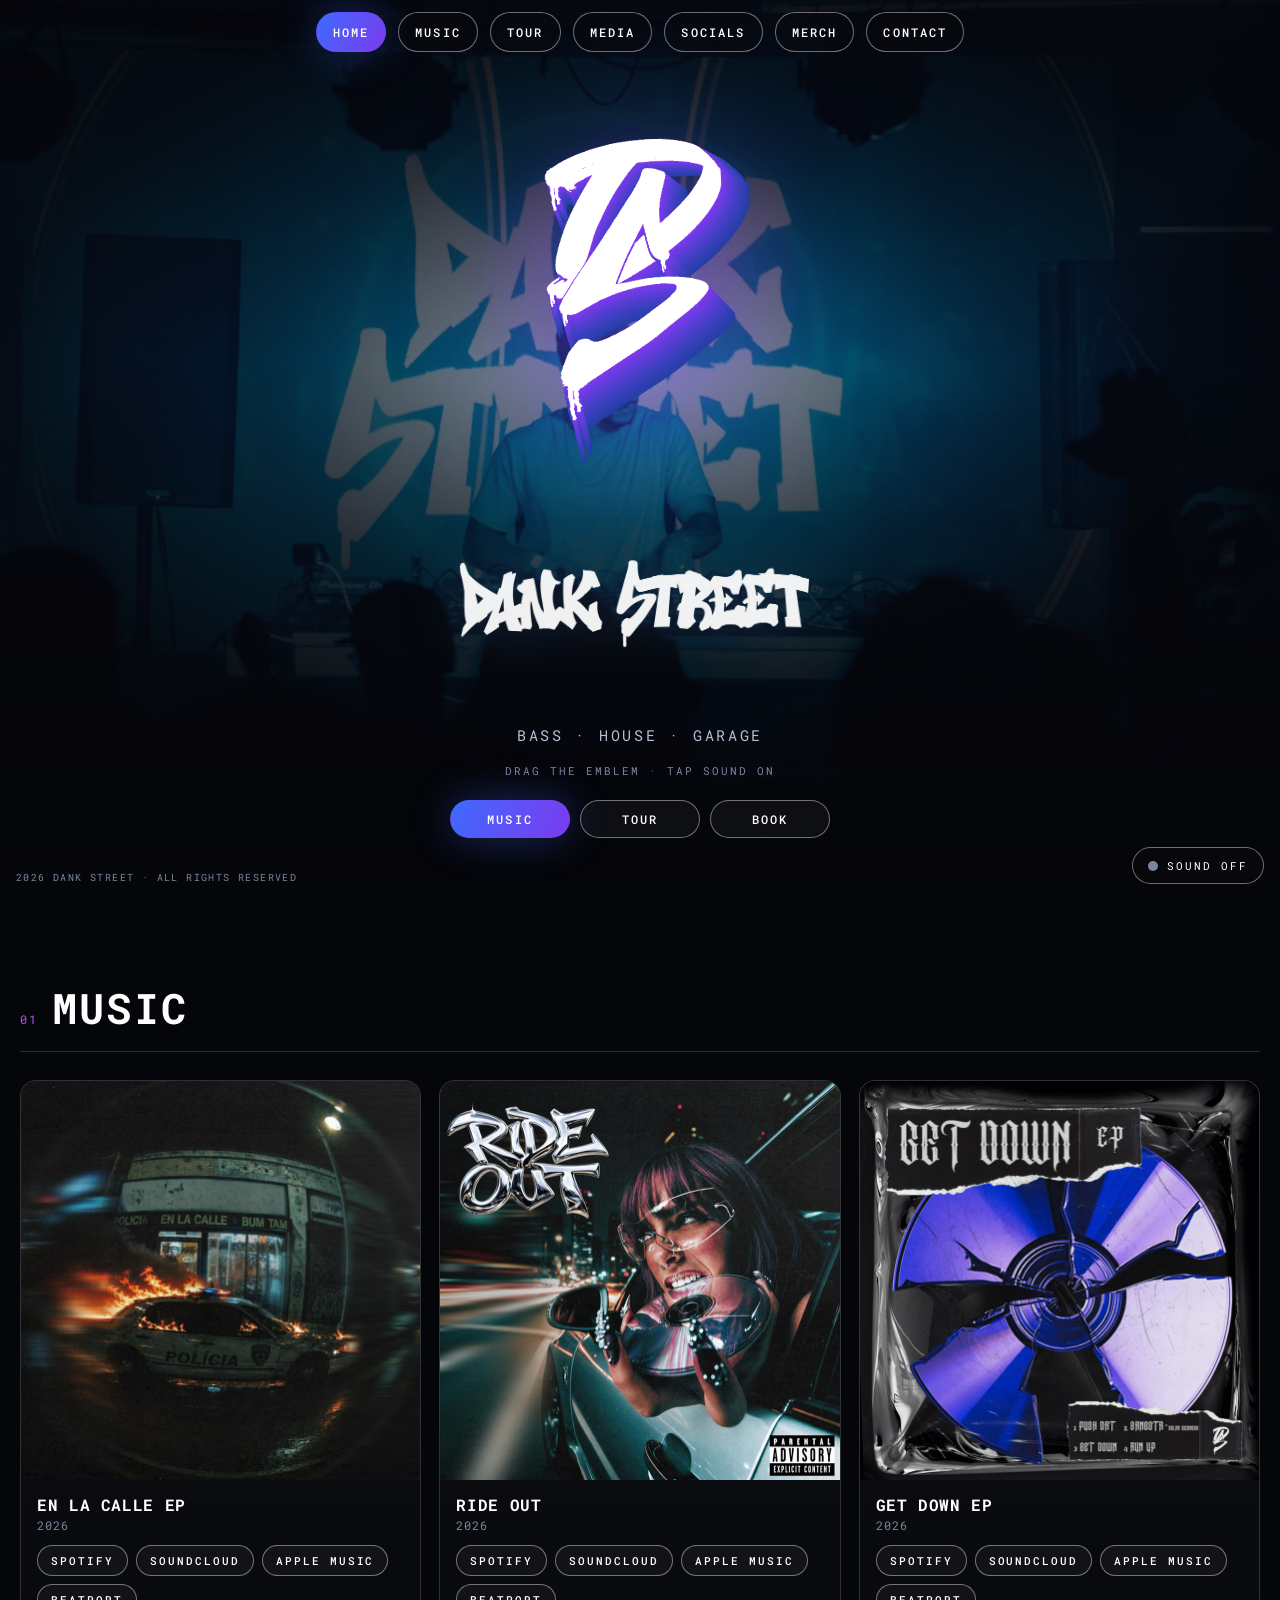
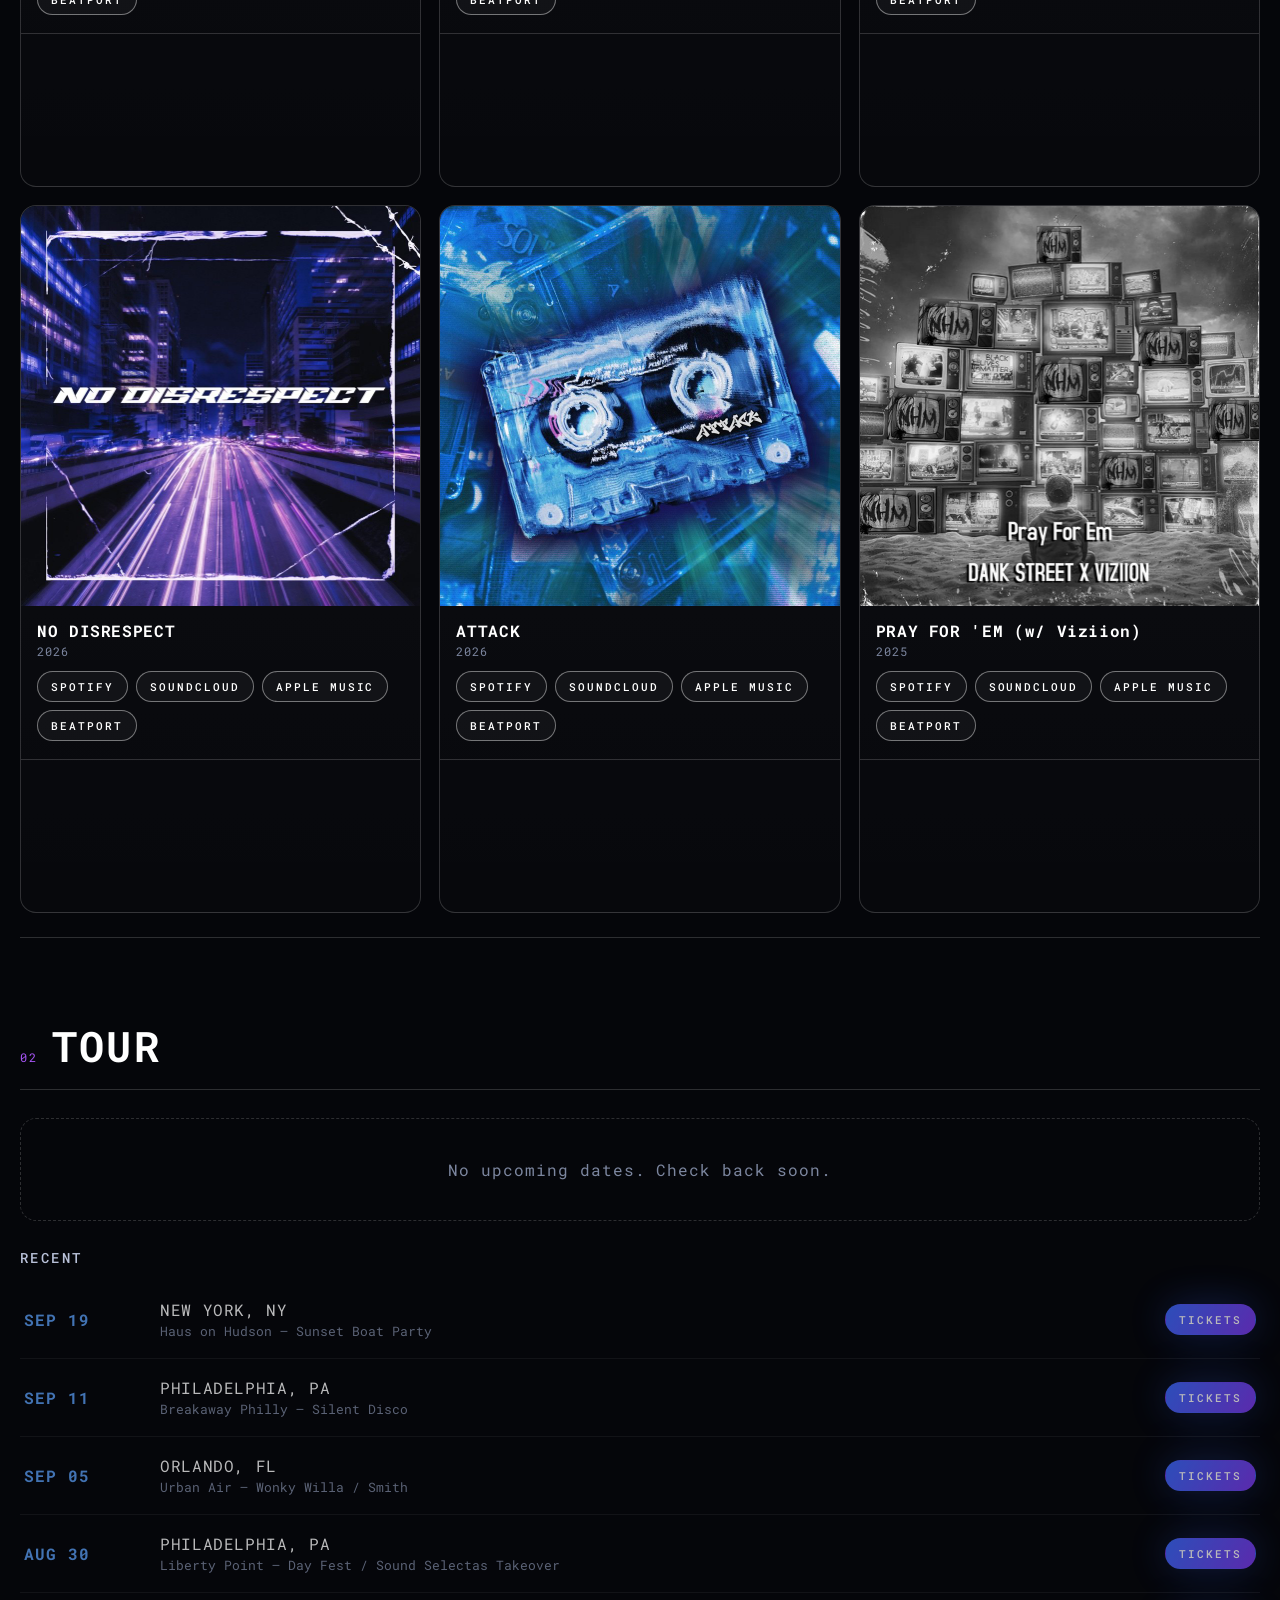
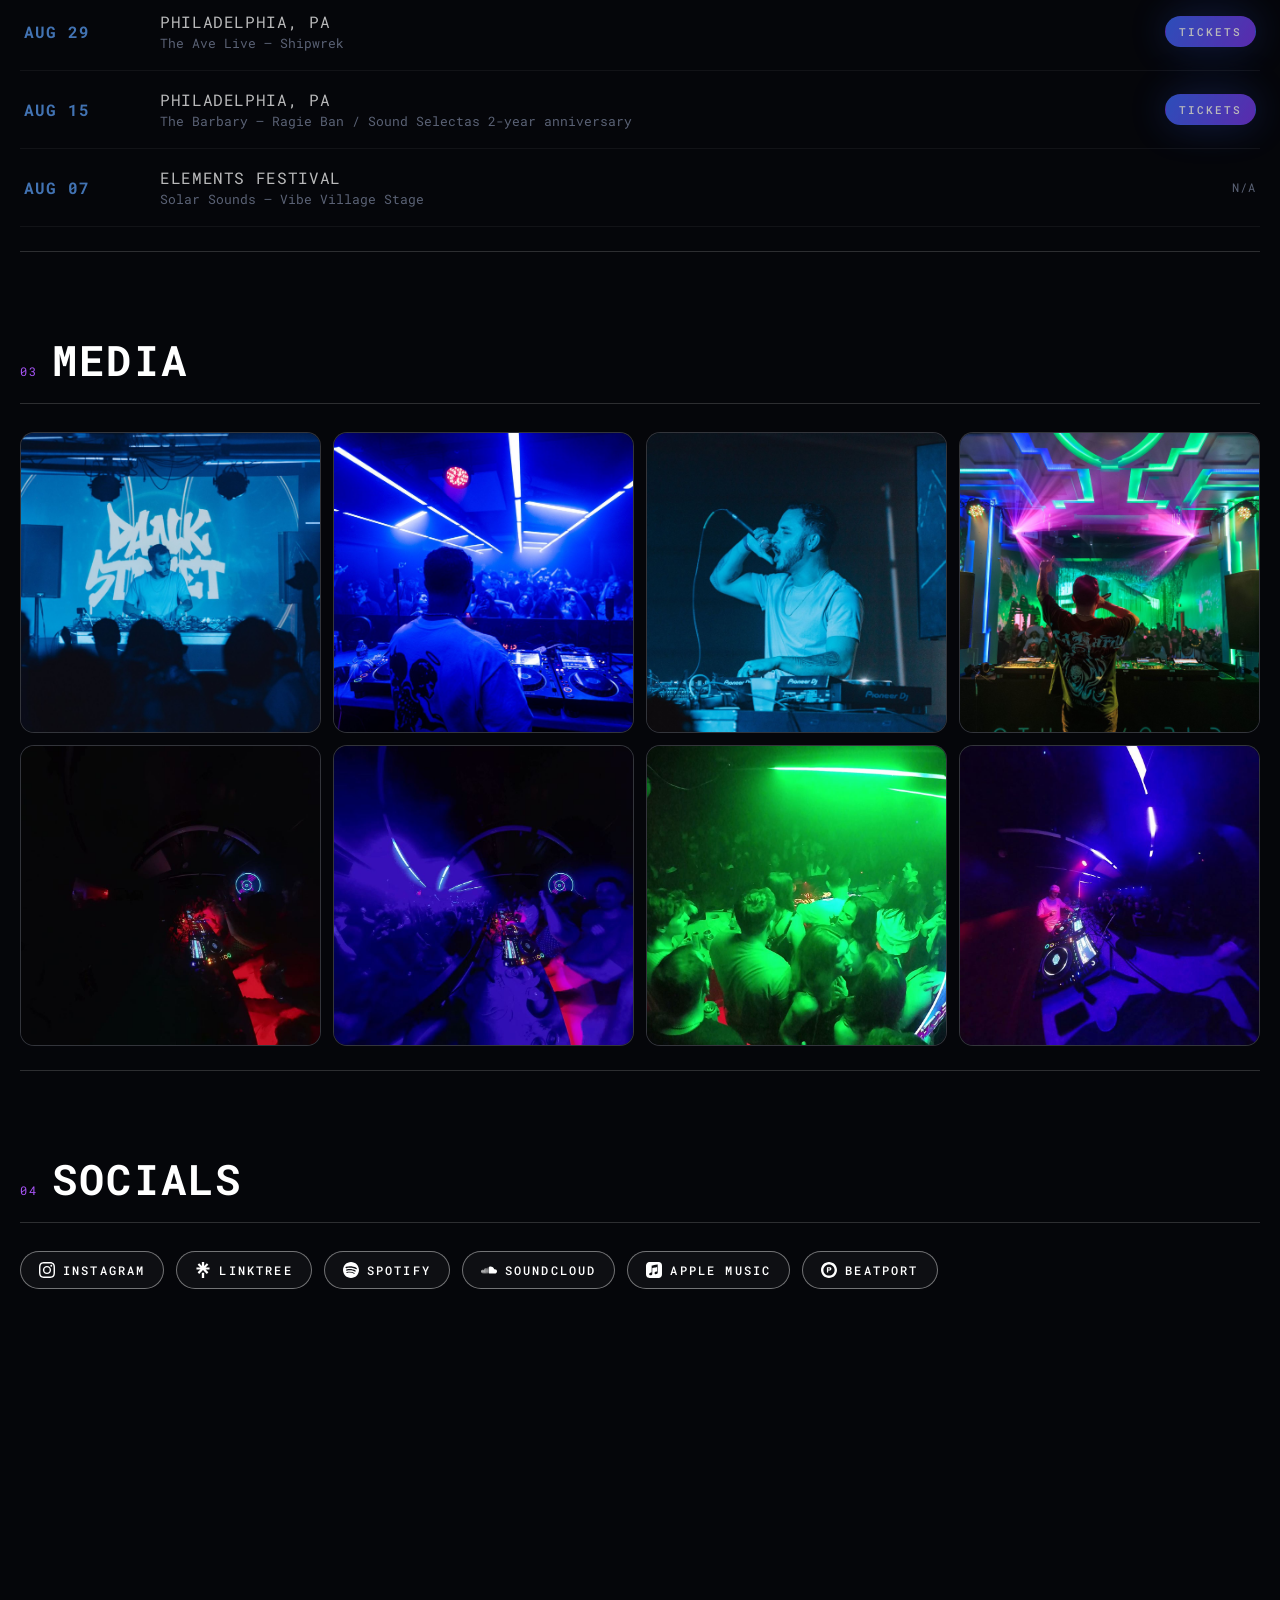
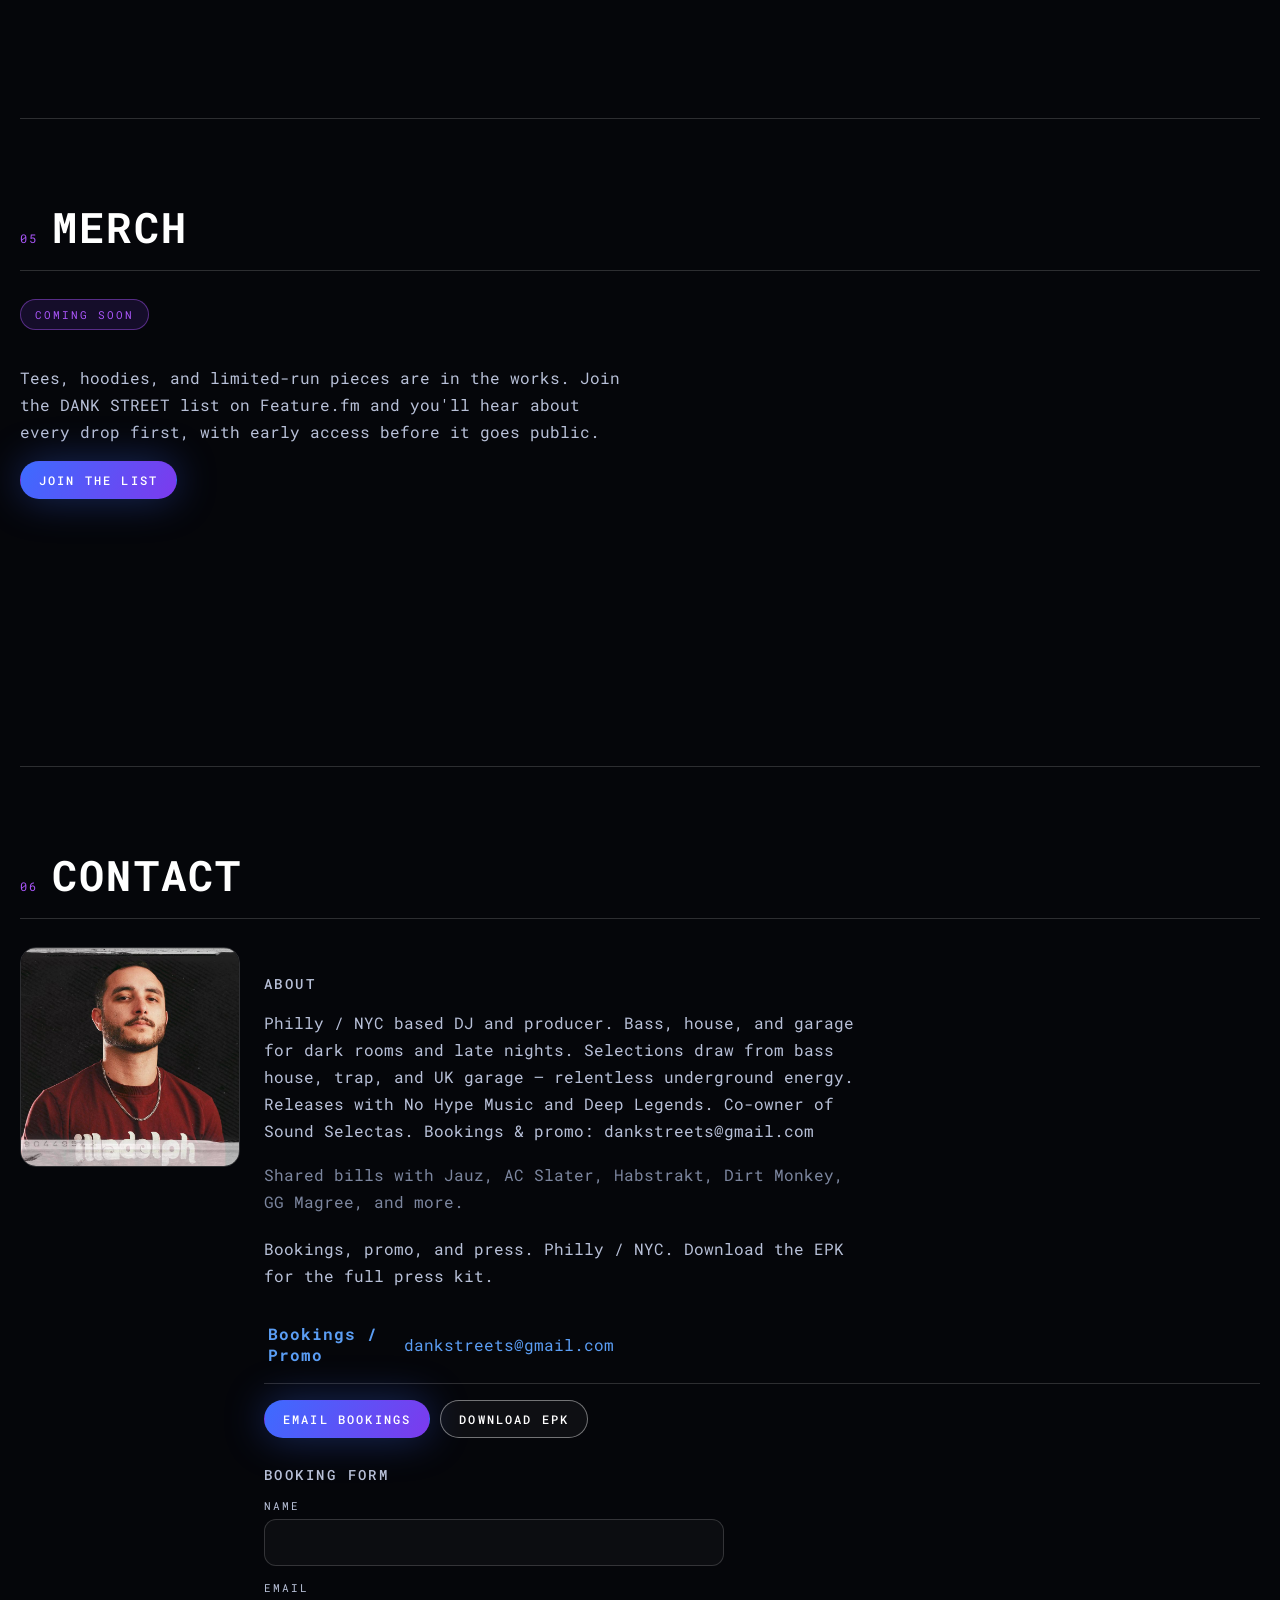
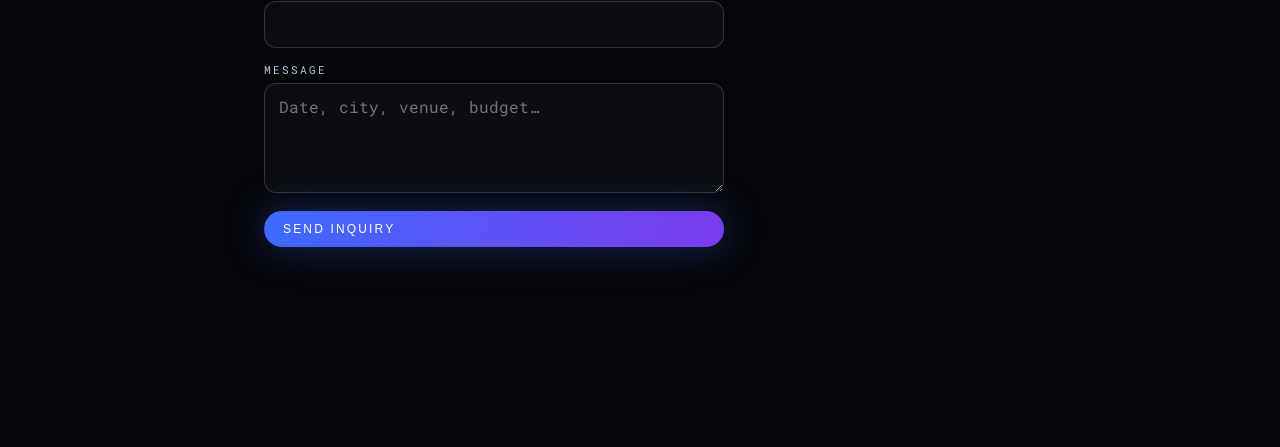
<file: index.html>
<!doctype html>
<html lang="en">
  <head>
    <meta charset="UTF-8" />
    <meta name="viewport" content="width=device-width, initial-scale=1.0, viewport-fit=cover" />
    <title>DANK STREET</title>
    <meta
      name="description"
      content="DANK STREET - Philly / NYC DJ and producer. Bass, house, garage. Music, tour dates, and bookings."
    />

    <!-- Social scrapers do not run JS and do not reliably resolve relative
         URLs, so these four must stay absolute. Update all of them together
         when the custom domain goes live (see DEPLOY.md). -->
    <link rel="canonical" href="https://dankstreetmusic.com/" />
    <meta property="og:type" content="website" />
    <meta property="og:title" content="DANK STREET" />
    <meta
      property="og:description"
      content="Philly / NYC DJ and producer. Bass, house, garage."
    />
    <meta property="og:url" content="https://dankstreetmusic.com/" />
    <meta property="og:image" content="https://dankstreetmusic.com/assets/img/og-cover.jpg" />
    <meta name="twitter:card" content="summary_large_image" />
    <meta name="theme-color" content="#05060a" />

    <link rel="icon" href="assets/img/favicon.png" type="image/png" />
    <link rel="apple-touch-icon" href="assets/img/apple-touch-icon.png" />
    <link rel="preconnect" href="https://fonts.googleapis.com" />
    <link rel="preconnect" href="https://fonts.gstatic.com" crossorigin />
    <link
      href="https://fonts.googleapis.com/css2?family=Roboto+Mono:wght@400;500;700&display=swap"
      rel="stylesheet"
    />
    <link rel="stylesheet" href="styles.css" />

    <script type="application/ld+json">
      {
        "@context": "https://schema.org",
        "@type": "MusicGroup",
        "name": "DANK STREET",
        "url": "https://dankstreetmusic.com/",
        "genre": ["Bass House", "House", "UK Garage", "Bass"],
        "email": "dankstreets@gmail.com",
        "sameAs": [
          "https://instagram.com/dankstreetmusic",
          "https://soundcloud.com/dankstreet",
          "https://open.spotify.com/artist/0NLNgYQ7nC55xyR1yK0ELY",
          "https://music.apple.com/us/artist/dank-street/1811364253",
          "https://www.beatport.com/artist/dank-street/1310487",
          "https://linktr.ee/dankstreetmusic"
        ],
        "memberOf": {
          "@type": "Organization",
          "name": "Sound Selectas"
        }
      }
    </script>
  </head>
  <body>
    <!-- Ambient gradient wash -->
    <div class="bg-aura" aria-hidden="true"></div>

    <!-- Fixed glass pill nav -->
    <nav class="site-nav" aria-label="Site">
      <a class="nav-link" data-nav href="#home">Home</a>
      <a class="nav-link" data-nav href="#music">Music</a>
      <a class="nav-link" data-nav href="#tour">Tour</a>
      <a class="nav-link" data-nav href="#media">Media</a>
      <a class="nav-link" data-nav href="#socials">Socials</a>
      <a class="nav-link" data-nav href="#merch">Merch</a>
      <a class="nav-link" data-nav href="#contact">Contact</a>
    </nav>

    <!-- Immersive hero: photo wash + slab + white logo wordmark -->
    <header class="hero" id="home">
      <div class="hero-bg" id="heroBg" aria-hidden="true"></div>
      <div class="hero-overlay" aria-hidden="true"></div>
      <canvas id="slab" class="slab" aria-label="Interactive 3D DANK STREET icon - drag to spin"></canvas>
      <h1 class="hero-brand">
        <img
          class="hero-logo"
          id="heroLogo"
          src="assets/img/logo-hero.png"
          alt="DANK STREET"
          width="840"
          height="280"
        />
      </h1>
      <p class="hero-tag">bass &middot; house &middot; garage</p>
      <p class="hero-hint">drag the emblem &middot; tap sound on</p>
      <div class="hero-cta" role="group" aria-label="Quick links">
        <a class="btn primary" href="#music">Music</a>
        <a class="btn" href="#tour">Tour</a>
        <a class="btn" href="#contact">Book</a>
      </div>
    </header>

    <!-- Continuous scroll content (all sections) -->
    <main id="root" class="view"></main>

    <!-- Audio controls -->
    <button
      id="audioToggle"
      class="audio-toggle"
      type="button"
      aria-pressed="false"
      title="Play Dank Street release previews"
    >
      <span class="audio-icon" aria-hidden="true"></span>
      <span class="audio-label">SOUND OFF</span>
    </button>

    <audio id="bgAudio" preload="none"></audio>
    <audio id="sfxHover" preload="none"></audio>
    <audio id="sfxClick" preload="none"></audio>

    <footer class="site-credit">
      <span data-year></span> DANK STREET &middot; all rights reserved
    </footer>

    <script src="content.js"></script>
    <script>
      (function () {
        var cfg = (window.DANK_STREET && window.DANK_STREET.analytics) || {};
        var domain = cfg.plausibleDomain;
        if (!domain) return;
        var s = document.createElement("script");
        s.defer = true;
        s.setAttribute("data-domain", domain);
        s.src = "https://plausible.io/js/script.js";
        document.head.appendChild(s);
      })();
    </script>
    <script src="js/scramble.js" defer></script>
    <script src="js/slab.js" defer></script>
    <script src="js/audio.js" defer></script>
    <script src="js/hero.js" defer></script>
    <script src="js/router.js" defer></script>
  </body>
</html>
</file>
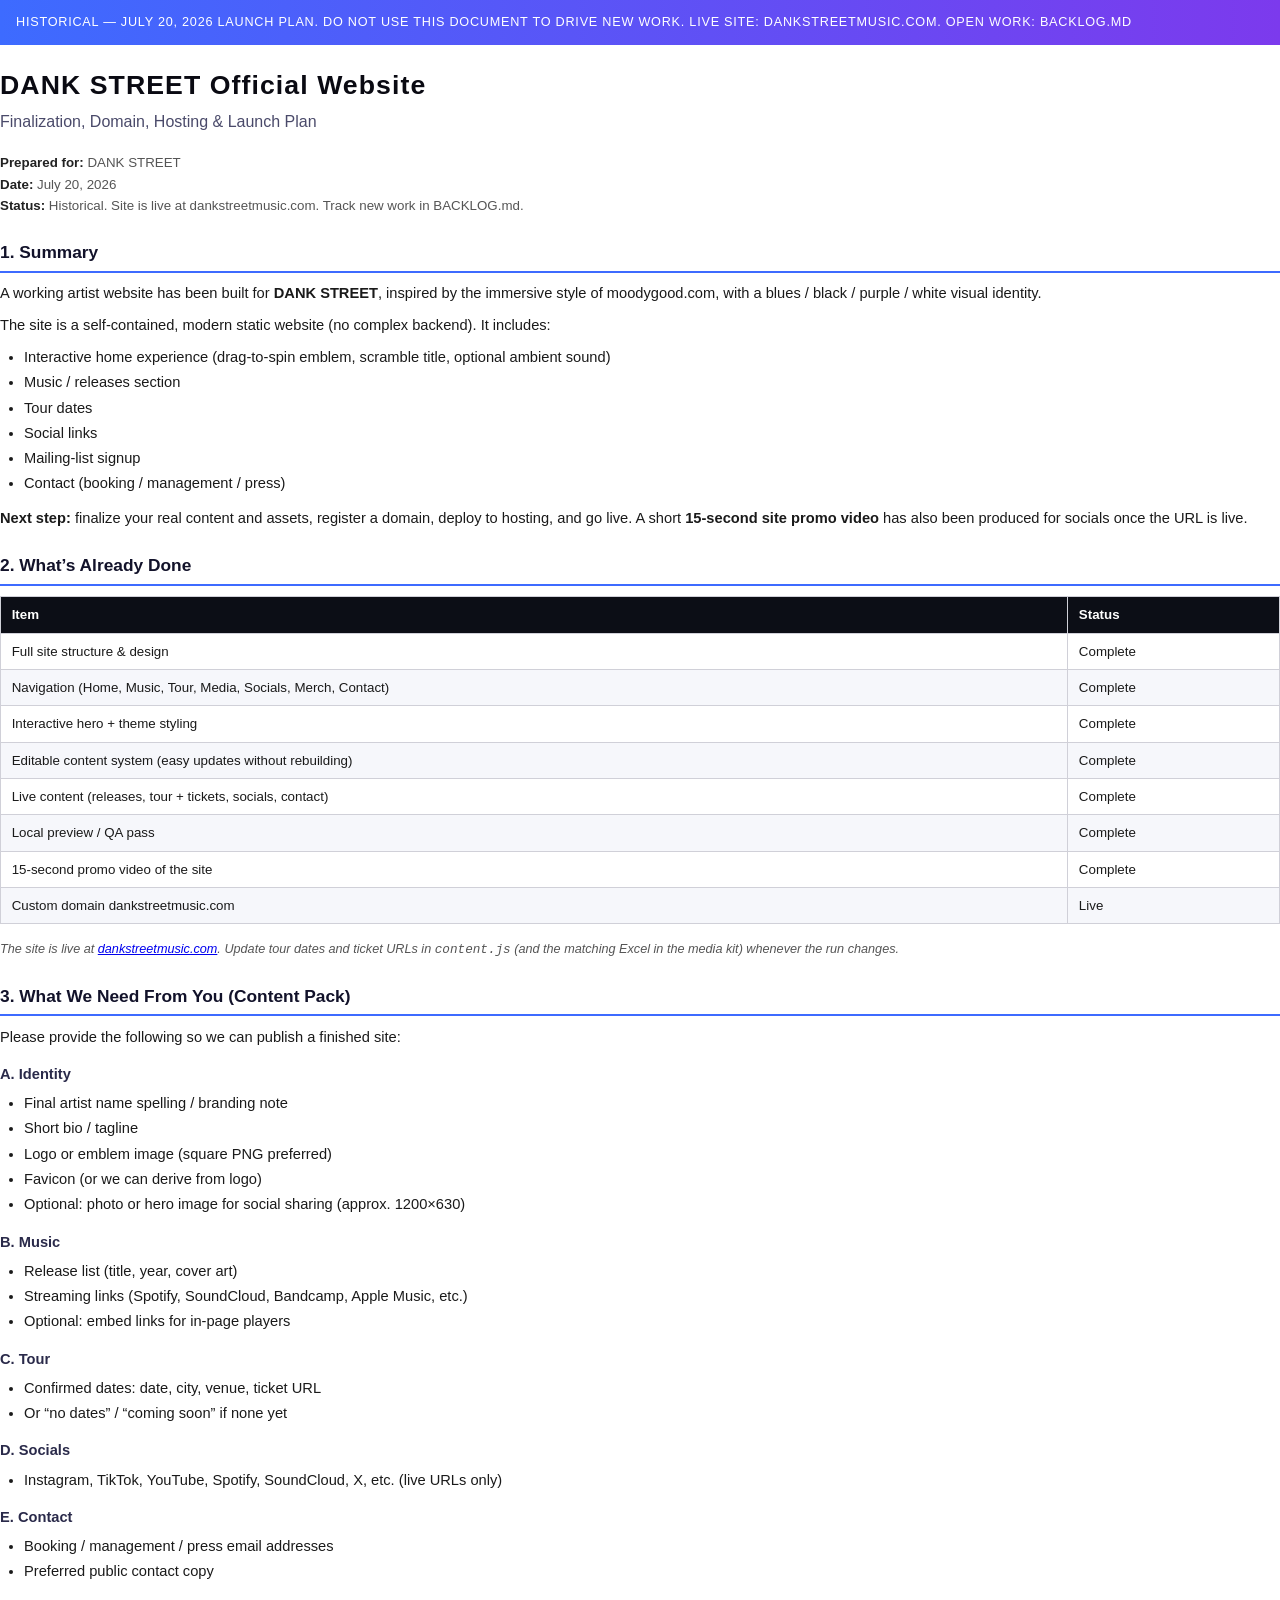
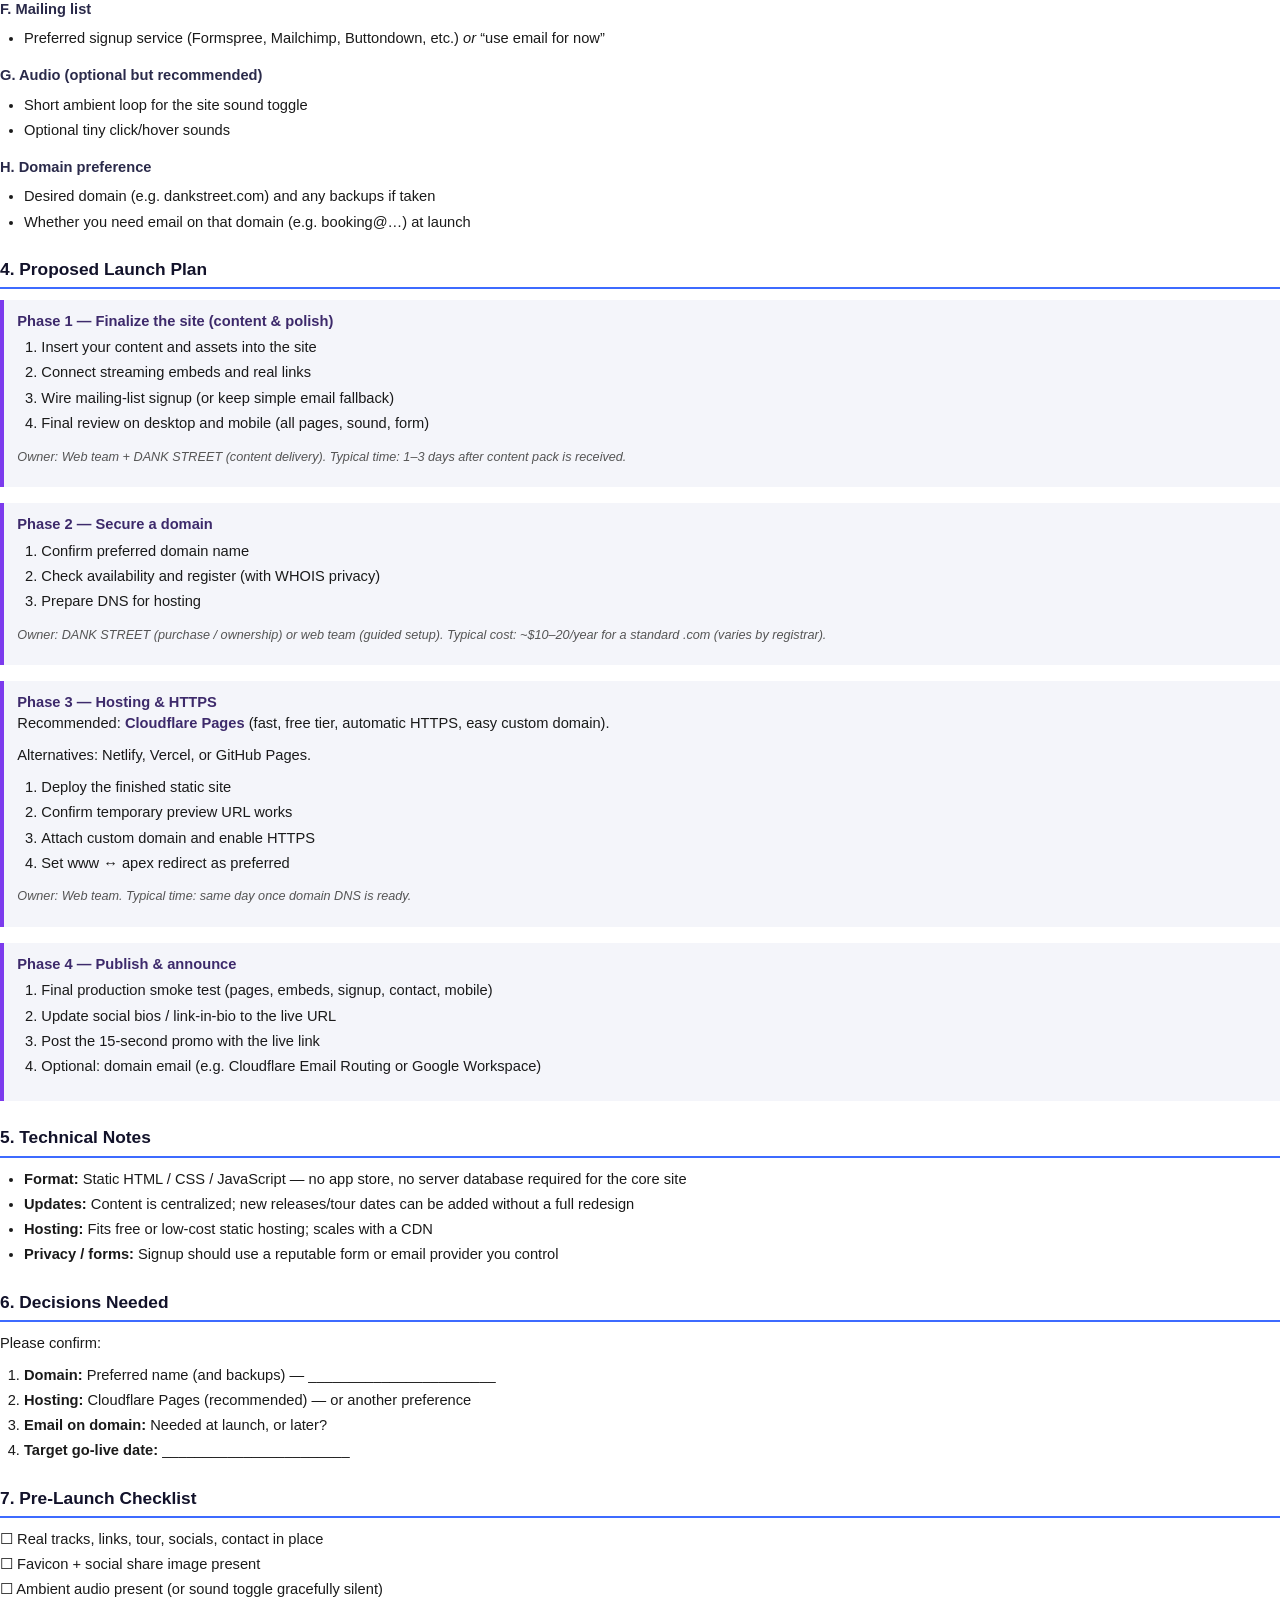
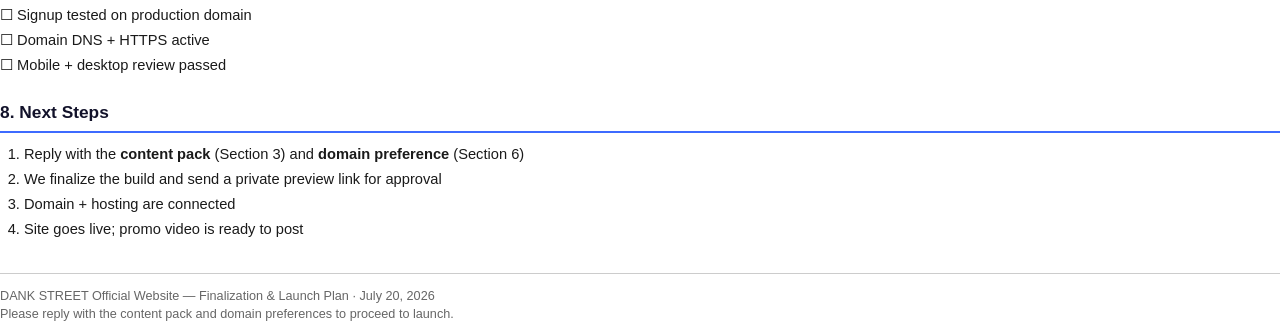
<file: DANK_STREET_Website_Launch_Plan.html>
<!DOCTYPE html>
<html lang="en">
<head>
  <meta charset="UTF-8" />
  <title>DANK STREET — Website Finalization &amp; Launch Plan</title>
  <style>
    @page {
      size: Letter;
      margin: 0.75in;
    }
    * { box-sizing: border-box; }
    body {
      font-family: "Segoe UI", Calibri, Arial, Helvetica, sans-serif;
      color: #1a1a1a;
      font-size: 11pt;
      line-height: 1.45;
      margin: 0;
      padding: 0;
    }
    h1 {
      font-size: 20pt;
      margin: 0 0 4pt;
      letter-spacing: 0.04em;
      color: #0a0a12;
    }
    h2 {
      font-size: 13pt;
      margin: 18pt 0 8pt;
      padding-bottom: 4pt;
      border-bottom: 1.5pt solid #3d6bff;
      color: #12122a;
      page-break-after: avoid;
    }
    h3 {
      font-size: 11pt;
      margin: 12pt 0 6pt;
      color: #2a2a4a;
      page-break-after: avoid;
    }
    p { margin: 0 0 8pt; }
    .subhead {
      font-size: 12pt;
      color: #4a4a6a;
      margin: 0 0 14pt;
    }
    .meta {
      font-size: 10pt;
      color: #555;
      margin-bottom: 16pt;
      line-height: 1.6;
    }
    .meta strong { color: #222; }
    table {
      width: 100%;
      border-collapse: collapse;
      margin: 8pt 0 12pt;
      font-size: 10pt;
    }
    th, td {
      border: 1pt solid #d0d0d8;
      padding: 6pt 8pt;
      text-align: left;
      vertical-align: top;
    }
    th {
      background: #0c0e16;
      color: #fff;
      font-weight: 600;
    }
    tr:nth-child(even) td { background: #f6f7fb; }
    ul, ol { margin: 4pt 0 10pt; padding-left: 18pt; }
    li { margin-bottom: 3pt; }
    .phase {
      background: #f4f5fa;
      border-left: 3pt solid #7c3aed;
      padding: 8pt 10pt;
      margin: 8pt 0 12pt;
      page-break-inside: avoid;
    }
    .phase strong { color: #3d2a6b; }
    .note {
      font-size: 9.5pt;
      color: #555;
      font-style: italic;
    }
    .footer {
      margin-top: 24pt;
      padding-top: 10pt;
      border-top: 1pt solid #ccc;
      font-size: 9.5pt;
      color: #666;
    }
    .check { list-style: none; padding-left: 0; }
    .check li::before { content: "☐ "; }
    .banner {
      background: linear-gradient(90deg, #3d6bff, #7c3aed);
      color: #fff;
      padding: 10pt 12pt;
      margin: 0 0 16pt;
      font-size: 9.5pt;
      letter-spacing: 0.06em;
      text-transform: uppercase;
    }
  </style>
</head>
<body>
  <div class="banner">Historical — July 20, 2026 launch plan. Do not use this document to drive new work. Live site: dankstreetmusic.com. Open work: BACKLOG.md</div>

  <h1>DANK STREET Official Website</h1>
  <p class="subhead">Finalization, Domain, Hosting &amp; Launch Plan</p>

  <div class="meta">
    <strong>Prepared for:</strong> DANK STREET<br />
    <strong>Date:</strong> July 20, 2026<br />
    <strong>Status:</strong> Historical. Site is live at dankstreetmusic.com. Track new work in BACKLOG.md.
  </div>

  <h2>1. Summary</h2>
  <p>
    A working artist website has been built for <strong>DANK STREET</strong>, inspired by the immersive style of
    moodygood.com, with a blues / black / purple / white visual identity.
  </p>
  <p>The site is a self-contained, modern static website (no complex backend). It includes:</p>
  <ul>
    <li>Interactive home experience (drag-to-spin emblem, scramble title, optional ambient sound)</li>
    <li>Music / releases section</li>
    <li>Tour dates</li>
    <li>Social links</li>
    <li>Mailing-list signup</li>
    <li>Contact (booking / management / press)</li>
  </ul>
  <p>
    <strong>Next step:</strong> finalize your real content and assets, register a domain, deploy to hosting, and go live.
    A short <strong>15-second site promo video</strong> has also been produced for socials once the URL is live.
  </p>

  <h2>2. What’s Already Done</h2>
  <table>
    <thead>
      <tr><th>Item</th><th>Status</th></tr>
    </thead>
    <tbody>
      <tr><td>Full site structure &amp; design</td><td>Complete</td></tr>
      <tr><td>Navigation (Home, Music, Tour, Media, Socials, Merch, Contact)</td><td>Complete</td></tr>
      <tr><td>Interactive hero + theme styling</td><td>Complete</td></tr>
      <tr><td>Editable content system (easy updates without rebuilding)</td><td>Complete</td></tr>
      <tr><td>Live content (releases, tour + tickets, socials, contact)</td><td>Complete</td></tr>
      <tr><td>Local preview / QA pass</td><td>Complete</td></tr>
      <tr><td>15-second promo video of the site</td><td>Complete</td></tr>
      <tr><td>Custom domain dankstreetmusic.com</td><td>Live</td></tr>
    </tbody>
  </table>
  <p class="note">
    The site is live at <a href="https://dankstreetmusic.com/">dankstreetmusic.com</a>.
    Update tour dates and ticket URLs in <code>content.js</code> (and the matching Excel in the media kit) whenever the run changes.
  </p>

  <h2>3. What We Need From You (Content Pack)</h2>
  <p>Please provide the following so we can publish a finished site:</p>

  <h3>A. Identity</h3>
  <ul>
    <li>Final artist name spelling / branding note</li>
    <li>Short bio / tagline</li>
    <li>Logo or emblem image (square PNG preferred)</li>
    <li>Favicon (or we can derive from logo)</li>
    <li>Optional: photo or hero image for social sharing (approx. 1200×630)</li>
  </ul>

  <h3>B. Music</h3>
  <ul>
    <li>Release list (title, year, cover art)</li>
    <li>Streaming links (Spotify, SoundCloud, Bandcamp, Apple Music, etc.)</li>
    <li>Optional: embed links for in-page players</li>
  </ul>

  <h3>C. Tour</h3>
  <ul>
    <li>Confirmed dates: date, city, venue, ticket URL</li>
    <li>Or “no dates” / “coming soon” if none yet</li>
  </ul>

  <h3>D. Socials</h3>
  <ul>
    <li>Instagram, TikTok, YouTube, Spotify, SoundCloud, X, etc. (live URLs only)</li>
  </ul>

  <h3>E. Contact</h3>
  <ul>
    <li>Booking / management / press email addresses</li>
    <li>Preferred public contact copy</li>
  </ul>

  <h3>F. Mailing list</h3>
  <ul>
    <li>Preferred signup service (Formspree, Mailchimp, Buttondown, etc.) <em>or</em> “use email for now”</li>
  </ul>

  <h3>G. Audio (optional but recommended)</h3>
  <ul>
    <li>Short ambient loop for the site sound toggle</li>
    <li>Optional tiny click/hover sounds</li>
  </ul>

  <h3>H. Domain preference</h3>
  <ul>
    <li>Desired domain (e.g. dankstreet.com) and any backups if taken</li>
    <li>Whether you need email on that domain (e.g. booking@…) at launch</li>
  </ul>

  <h2>4. Proposed Launch Plan</h2>

  <div class="phase">
    <strong>Phase 1 — Finalize the site (content &amp; polish)</strong>
    <ol>
      <li>Insert your content and assets into the site</li>
      <li>Connect streaming embeds and real links</li>
      <li>Wire mailing-list signup (or keep simple email fallback)</li>
      <li>Final review on desktop and mobile (all pages, sound, form)</li>
    </ol>
    <p class="note">Owner: Web team + DANK STREET (content delivery). Typical time: 1–3 days after content pack is received.</p>
  </div>

  <div class="phase">
    <strong>Phase 2 — Secure a domain</strong>
    <ol>
      <li>Confirm preferred domain name</li>
      <li>Check availability and register (with WHOIS privacy)</li>
      <li>Prepare DNS for hosting</li>
    </ol>
    <p class="note">Owner: DANK STREET (purchase / ownership) or web team (guided setup). Typical cost: ~$10–20/year for a standard .com (varies by registrar).</p>
  </div>

  <div class="phase">
    <strong>Phase 3 — Hosting &amp; HTTPS</strong>
    <p>Recommended: <strong>Cloudflare Pages</strong> (fast, free tier, automatic HTTPS, easy custom domain).</p>
    <p>Alternatives: Netlify, Vercel, or GitHub Pages.</p>
    <ol>
      <li>Deploy the finished static site</li>
      <li>Confirm temporary preview URL works</li>
      <li>Attach custom domain and enable HTTPS</li>
      <li>Set www ↔ apex redirect as preferred</li>
    </ol>
    <p class="note">Owner: Web team. Typical time: same day once domain DNS is ready.</p>
  </div>

  <div class="phase">
    <strong>Phase 4 — Publish &amp; announce</strong>
    <ol>
      <li>Final production smoke test (pages, embeds, signup, contact, mobile)</li>
      <li>Update social bios / link-in-bio to the live URL</li>
      <li>Post the 15-second promo with the live link</li>
      <li>Optional: domain email (e.g. Cloudflare Email Routing or Google Workspace)</li>
    </ol>
  </div>

  <h2>5. Technical Notes</h2>
  <ul>
    <li><strong>Format:</strong> Static HTML / CSS / JavaScript — no app store, no server database required for the core site</li>
    <li><strong>Updates:</strong> Content is centralized; new releases/tour dates can be added without a full redesign</li>
    <li><strong>Hosting:</strong> Fits free or low-cost static hosting; scales with a CDN</li>
    <li><strong>Privacy / forms:</strong> Signup should use a reputable form or email provider you control</li>
  </ul>

  <h2>6. Decisions Needed</h2>
  <p>Please confirm:</p>
  <ol>
    <li><strong>Domain:</strong> Preferred name (and backups) — _______________________</li>
    <li><strong>Hosting:</strong> Cloudflare Pages (recommended) — or another preference</li>
    <li><strong>Email on domain:</strong> Needed at launch, or later?</li>
    <li><strong>Target go-live date:</strong> _______________________</li>
  </ol>

  <h2>7. Pre-Launch Checklist</h2>
  <ul class="check">
    <li>Real tracks, links, tour, socials, contact in place</li>
    <li>Favicon + social share image present</li>
    <li>Ambient audio present (or sound toggle gracefully silent)</li>
    <li>Signup tested on production domain</li>
    <li>Domain DNS + HTTPS active</li>
    <li>Mobile + desktop review passed</li>
  </ul>

  <h2>8. Next Steps</h2>
  <ol>
    <li>Reply with the <strong>content pack</strong> (Section 3) and <strong>domain preference</strong> (Section 6)</li>
    <li>We finalize the build and send a private preview link for approval</li>
    <li>Domain + hosting are connected</li>
    <li>Site goes live; promo video is ready to post</li>
  </ol>

  <div class="footer">
    DANK STREET Official Website — Finalization &amp; Launch Plan · July 20, 2026<br />
    Please reply with the content pack and domain preferences to proceed to launch.
  </div>
</body>
</html>
</file>
<file: styles.css>
/* =========================================================
   DANK STREET — theme tokens
   Palette: blues / black / purples / whites
   ========================================================= */
:root {
  --bg-black: #05060a;
  --bg-deep: #070912;
  --panel: #0c0e16;
  --panel-2: #12152233;

  --blue: #3d6bff;
  --blue-bright: #5b9ef5;
  --blue-deep: #1b2a6b;
  --purple: #7c3aed;
  --purple-bright: #a855f7;

  --white: #ffffff;
  --muted: #b8c0d8;
  --muted-dim: #7c869f;

  --border: rgba(255, 255, 255, 0.16);
  --border-strong: rgba(255, 255, 255, 0.42);

  --grad-brand: linear-gradient(120deg, var(--blue) 0%, var(--purple) 100%);
  --grad-brand-soft: linear-gradient(120deg, var(--blue-bright), var(--purple-bright));
  --glow-blue: 0 0 40px rgba(61, 107, 255, 0.35);
  --glow-purple: 0 0 44px rgba(124, 58, 237, 0.35);

  --track: 0.18em;
  --nav-h: 64px;
  --ease: cubic-bezier(0.22, 1, 0.36, 1);
}

/* =========================================================
   Base
   ========================================================= */
*,
*::before,
*::after {
  box-sizing: border-box;
}

html,
body {
  margin: 0;
  padding: 0;
  min-height: 100%;
  background: var(--bg-black);
  color: var(--white);
  font-family: "Roboto Mono", ui-monospace, SFMono-Regular, Menlo, monospace;
  -webkit-font-smoothing: antialiased;
  text-rendering: optimizeLegibility;
  overscroll-behavior-y: auto;
  overflow-x: hidden;
  -webkit-overflow-scrolling: touch;
}

body {
  overflow-x: hidden;
}

a {
  color: var(--blue-bright);
  text-decoration: none;
}

::selection {
  background: var(--purple);
  color: var(--white);
}

/* Ambient gradient wash behind everything */
.bg-aura {
  position: fixed;
  inset: 0;
  z-index: -2;
  background:
    radial-gradient(60% 55% at 22% 18%, rgba(61, 107, 255, 0.22), transparent 60%),
    radial-gradient(55% 55% at 82% 78%, rgba(124, 58, 237, 0.24), transparent 60%),
    radial-gradient(90% 90% at 50% 50%, rgba(7, 9, 18, 0), var(--bg-black) 85%);
  pointer-events: none;
}
.bg-aura::after {
  content: "";
  position: absolute;
  inset: 0;
  background-image: linear-gradient(rgba(255, 255, 255, 0.02) 1px, transparent 1px),
    linear-gradient(90deg, rgba(255, 255, 255, 0.02) 1px, transparent 1px);
  background-size: 48px 48px;
  mask-image: radial-gradient(70% 70% at 50% 40%, black, transparent 80%);
}

/* =========================================================
   Navigation — glass pills
   ========================================================= */
.site-nav {
  position: fixed;
  top: max(12px, env(safe-area-inset-top, 0px));
  left: 0;
  right: 0;
  z-index: 60;
  display: flex;
  flex-wrap: wrap;
  justify-content: center;
  gap: 10px 12px;
  padding: 0 max(16px, env(safe-area-inset-right, 0px)) 0
    max(16px, env(safe-area-inset-left, 0px));
}

.nav-link {
  color: var(--white);
  font-size: 12px;
  font-weight: 500;
  letter-spacing: var(--track);
  text-transform: uppercase;
  padding: 10px 16px;
  min-height: 40px;
  display: inline-flex;
  align-items: center;
  border: 1px solid var(--border-strong);
  border-radius: 999px;
  background: rgba(10, 10, 14, 0.4);
  backdrop-filter: blur(8px);
  -webkit-backdrop-filter: blur(8px);
  transition: background 160ms var(--ease), color 160ms var(--ease),
    border-color 160ms var(--ease), box-shadow 160ms var(--ease);
}

.nav-link:hover,
.nav-link:focus-visible {
  background: var(--white);
  color: var(--bg-black);
  border-color: var(--white);
  outline: none;
}

.nav-link.is-active {
  border-color: transparent;
  background: var(--grad-brand);
  color: var(--white);
  box-shadow: var(--glow-blue);
}

/* =========================================================
   Hero
   ========================================================= */
.hero {
  position: relative;
  min-height: 100vh; /* fallback */
  min-height: 100svh;
  display: flex;
  flex-direction: column;
  align-items: center;
  justify-content: center;
  text-align: center;
  padding: calc(var(--nav-h) + 24px + env(safe-area-inset-top, 0px))
    max(20px, env(safe-area-inset-right, 0px))
    calc(40px + env(safe-area-inset-bottom, 0px))
    max(20px, env(safe-area-inset-left, 0px));
  overflow: hidden;
  transition: opacity 400ms var(--ease), transform 400ms var(--ease);
}

/* Hero stays full-viewport; content scrolls beneath it continuously. */

.hero-bg {
  position: absolute;
  inset: 0;
  z-index: 0;
  overflow: hidden;
}

.hero-bg-slide {
  position: absolute;
  /* Slight overscan so ken-burns scale never reveals edges. */
  inset: -6%;
  /* cover = fill the hero with zero letterboxing; crops overflow only. */
  background-size: cover;
  background-position: center center;
  background-repeat: no-repeat;
  opacity: 0;
  transform: scale(1.04);
  transition: opacity 1.4s var(--ease), transform 9s linear;
}

.hero-bg-slide.is-active {
  opacity: 1;
  transform: scale(1.1);
}

.hero-overlay {
  position: absolute;
  inset: 0;
  z-index: 1;
  background:
    radial-gradient(50% 45% at 50% 42%, rgba(5, 6, 10, 0.25) 0%, rgba(5, 6, 10, 0.72) 60%, rgba(5, 6, 10, 0.92) 100%),
    linear-gradient(180deg, rgba(5, 6, 10, 0.45) 0%, transparent 40%, rgba(5, 6, 10, 0.85) 100%);
  pointer-events: none;
}

.slab {
  position: relative;
  z-index: 2;
  width: min(52vmin, 380px);
  height: min(52vmin, 380px);
  /* pan-y hands vertical swipes back to the page so the emblem cannot trap
     scrolling on touch devices; horizontal drags still reach the canvas. */
  touch-action: pan-y;
  cursor: grab;
  filter: drop-shadow(0 28px 70px rgba(124, 58, 237, 0.4));
}
.slab:active {
  cursor: grabbing;
}

.hero-brand {
  position: relative;
  z-index: 2;
  margin: 6px 0 4px;
  padding: 0;
  line-height: 0;
}

.hero-logo {
  display: block;
  width: min(62vmin, 420px);
  height: auto;
  object-fit: contain;
  opacity: 0.94;
  filter:
    drop-shadow(0 0 28px rgba(91, 158, 245, 0.25))
    drop-shadow(0 12px 32px rgba(5, 6, 10, 0.45));
}

.hero-tag {
  position: relative;
  z-index: 2;
  margin: 10px 0 18px;
  color: var(--muted);
  font-size: clamp(0.72rem, 2.4vw, 0.95rem);
  letter-spacing: var(--track);
  text-transform: uppercase;
}

.hero-hint {
  position: relative;
  z-index: 2;
  margin: 0;
  color: var(--muted-dim);
  font-size: 11px;
  letter-spacing: var(--track);
  text-transform: uppercase;
}

.hero-cta {
  position: relative;
  z-index: 2;
  display: flex;
  flex-wrap: wrap;
  justify-content: center;
  gap: 10px;
  margin-top: 22px;
}

.hero-cta .btn {
  min-width: 7.5rem;
  justify-content: center;
}

/* When scrolled past the hero, keep a soft cue — hero stays full-bleed */
body.is-past-hero .hero-cta {
  opacity: 0.55;
}

/* Contact extras */
.contact-layout {
  display: grid;
  gap: 24px;
  grid-template-columns: minmax(0, 220px) 1fr;
  align-items: start;
}
.contact-shot {
  width: 100%;
  aspect-ratio: 1 / 1;
  object-fit: cover;
  border-radius: 16px;
  border: 1px solid var(--border);
}
.contact-actions {
  display: flex;
  flex-wrap: wrap;
  gap: 10px;
  margin-top: 16px;
}

.subhead {
  margin: 28px 0 14px;
  font-size: 0.85rem;
  letter-spacing: var(--track);
  text-transform: uppercase;
  color: var(--muted);
  font-weight: 500;
}

.lead.muted,
.about-block .muted {
  color: var(--muted-dim);
}

.about-block {
  margin-bottom: 20px;
}

.tour-actions {
  display: flex;
  flex-wrap: wrap;
  gap: 8px;
  align-items: center;
  justify-content: flex-end;
}

.tour-archive {
  opacity: 0.72;
}

.tour-archive .tour-row {
  border-color: rgba(255, 255, 255, 0.08);
}

.media-grid {
  display: grid;
  grid-template-columns: repeat(2, minmax(0, 1fr));
  gap: 12px;
}

@media (min-width: 720px) {
  .media-grid {
    grid-template-columns: repeat(4, minmax(0, 1fr));
  }
}

.media-tile {
  display: block;
  overflow: hidden;
  border-radius: 14px;
  border: 1px solid var(--border);
  aspect-ratio: 1 / 1;
  background: var(--panel);
}

.media-tile img {
  width: 100%;
  height: 100%;
  object-fit: cover;
  display: block;
  transition: transform 420ms var(--ease);
}

.media-tile:hover img,
.media-tile:focus-visible img {
  transform: scale(1.04);
}

.media-video {
  margin: 28px 0 0;
  padding: 0;
}

.media-video video {
  width: 100%;
  max-width: 720px;
  border-radius: 14px;
  border: 1px solid var(--border);
  background: #000;
  display: block;
}

.media-video figcaption {
  margin-top: 10px;
  color: var(--muted);
  font-size: 0.8rem;
  letter-spacing: 0.04em;
}

/* =========================================================
   Routed views
   ========================================================= */
.view {
  max-width: 1280px;
  margin: 0 auto;
  padding: 0 max(20px, env(safe-area-inset-right, 0px)) 120px
    max(20px, env(safe-area-inset-left, 0px));
}

.view:empty {
  padding: 0;
}

.page-section {
  scroll-margin-top: calc(var(--nav-h) + 12px);
  padding: clamp(48px, 8vh, 96px) 0 24px;
  min-height: min(72vh, 900px);
}

.page-section + .page-section {
  border-top: 1px solid var(--border);
}

.section {
  animation: rise 420ms var(--ease) both;
}

@keyframes rise {
  from {
    opacity: 0;
    transform: translateY(18px);
  }
  to {
    opacity: 1;
    transform: none;
  }
}

.section-head {
  display: flex;
  align-items: baseline;
  gap: 14px;
  margin: 8px 0 28px;
  padding-bottom: 16px;
  border-bottom: 1px solid var(--border);
}

.section-title {
  margin: 0;
  font-size: clamp(1.6rem, 5vw, 2.6rem);
  font-weight: 700;
  letter-spacing: 0.05em;
  text-transform: uppercase;
}

.section-index {
  color: var(--purple-bright);
  font-size: 12px;
  letter-spacing: var(--track);
}

.lead {
  color: var(--muted);
  max-width: 60ch;
  line-height: 1.7;
}

/* Cards / grids */
.grid {
  display: grid;
  gap: 18px;
}
.grid.cols-2 {
  grid-template-columns: repeat(auto-fill, minmax(280px, 1fr));
}
.grid.cols-3 {
  grid-template-columns: repeat(auto-fill, minmax(320px, 1fr));
}

.card {
  border: 1px solid var(--border);
  border-radius: 16px;
  background: linear-gradient(180deg, rgba(255, 255, 255, 0.04), rgba(255, 255, 255, 0.01));
  overflow: hidden;
  transition: border-color 200ms var(--ease), transform 200ms var(--ease),
    box-shadow 200ms var(--ease);
}
.card:hover {
  border-color: var(--border-strong);
  transform: translateY(-3px);
  box-shadow: var(--glow-purple);
}

/* Music */
.release-cover {
  aspect-ratio: 1 / 1;
  width: 100%;
  object-fit: cover;
  display: block;
  background: var(--grad-brand);
}
.release-cover.placeholder {
  display: grid;
  place-items: center;
  color: rgba(255, 255, 255, 0.8);
  font-size: 11px;
  letter-spacing: var(--track);
  text-transform: uppercase;
}
.release-body {
  padding: 14px 16px 18px;
}
.release-title {
  margin: 0 0 2px;
  font-size: 1rem;
  letter-spacing: 0.04em;
}
.release-meta {
  color: var(--muted-dim);
  font-size: 12px;
  letter-spacing: 0.08em;
  text-transform: uppercase;
}
.release-links {
  display: flex;
  flex-wrap: wrap;
  gap: 8px;
  margin-top: 12px;
}
.embed-wrap {
  border-top: 1px solid var(--border);
  width: 100%;
  max-width: 100%;
  overflow: hidden;
}
.embed-wrap iframe {
  display: block;
  width: 100%;
  max-width: 100%;
  border: 0;
}

/* Tour */
.tour-row {
  display: grid;
  grid-template-columns: 120px 1fr auto;
  gap: 16px;
  align-items: center;
  padding: 18px 4px;
  border-bottom: 1px solid var(--border);
}
.tour-date {
  color: var(--blue-bright);
  font-weight: 700;
  letter-spacing: 0.06em;
}
.tour-place {
  display: flex;
  flex-direction: column;
  gap: 2px;
}
.tour-city {
  letter-spacing: 0.04em;
  text-transform: uppercase;
}
.tour-venue {
  color: var(--muted-dim);
  font-size: 13px;
}

/* Socials */
.social-list {
  display: flex;
  flex-wrap: wrap;
  gap: 12px;
}

/* Brand mark drawn as a mask so it inherits the pill's text colour and
   inverts along with it on hover. */
.social-icon {
  width: 16px;
  height: 16px;
  flex: none;
  background: currentColor;
  -webkit-mask: var(--icon) center / contain no-repeat;
  mask: var(--icon) center / contain no-repeat;
}

/* Buttons / pills */
.btn {
  display: inline-flex;
  align-items: center;
  gap: 8px;
  font-size: 12px;
  font-weight: 500;
  letter-spacing: var(--track);
  text-transform: uppercase;
  padding: 10px 18px;
  border-radius: 999px;
  border: 1px solid var(--border-strong);
  background: rgba(255, 255, 255, 0.04);
  color: var(--white);
  cursor: pointer;
  transition: background 160ms var(--ease), color 160ms var(--ease),
    border-color 160ms var(--ease), box-shadow 160ms var(--ease);
}
.btn:hover,
.btn:focus-visible {
  background: var(--white);
  color: var(--bg-black);
  border-color: var(--white);
  outline: none;
}
.btn.primary {
  background: var(--grad-brand);
  border-color: transparent;
  box-shadow: var(--glow-blue);
}
.btn.primary:hover {
  filter: brightness(1.08);
  color: var(--white);
}
.btn.sm {
  padding: 7px 13px;
  font-size: 11px;
}

.btn.sm.cal-btn {
  padding: 7px 10px;
}

.cal-icon {
  display: block;
}

/* Coming-soon badge */
.coming-soon {
  display: inline-block;
  margin: 0 0 18px;
  padding: 7px 14px;
  border-radius: 999px;
  border: 1px solid rgba(168, 85, 247, 0.45);
  background: rgba(124, 58, 237, 0.14);
  color: var(--purple-bright);
  font-size: 11px;
  letter-spacing: var(--track);
  text-transform: uppercase;
}

/* Forms */
.form {
  display: flex;
  flex-direction: column;
  gap: 14px;
  max-width: min(460px, 100%);
  width: 100%;
}
.field label {
  display: block;
  font-size: 11px;
  letter-spacing: var(--track);
  text-transform: uppercase;
  color: var(--muted);
  margin-bottom: 6px;
}
.field input,
.field textarea {
  width: 100%;
  max-width: 100%;
  box-sizing: border-box;
  padding: 12px 14px;
  border-radius: 12px;
  border: 1px solid var(--border);
  background: rgba(255, 255, 255, 0.03);
  color: var(--white);
  font: inherit;
  font-size: 16px; /* avoids iOS focus zoom */
  transition: border-color 160ms var(--ease), box-shadow 160ms var(--ease);
}
.field input:focus,
.field textarea:focus {
  outline: none;
  border-color: var(--blue);
  box-shadow: 0 0 0 3px rgba(61, 107, 255, 0.25);
}
.form-note {
  min-height: 18px;
  font-size: 12px;
  letter-spacing: 0.04em;
}
.form-note.ok {
  color: var(--blue-bright);
}
.form-note.err {
  color: #ff6b8b;
}

.empty-state {
  color: var(--muted-dim);
  border: 1px dashed var(--border);
  border-radius: 16px;
  padding: 40px 24px;
  text-align: center;
  letter-spacing: 0.06em;
}

/* =========================================================
   Audio toggle
   ========================================================= */
.audio-toggle {
  position: fixed;
  right: max(16px, env(safe-area-inset-right, 0px));
  bottom: max(16px, env(safe-area-inset-bottom, 0px));
  z-index: 60;
  display: inline-flex;
  align-items: center;
  gap: 9px;
  padding: 10px 15px;
  max-width: min(240px, calc(100vw - 32px));
  border-radius: 999px;
  border: 1px solid var(--border-strong);
  background: rgba(10, 10, 14, 0.5);
  backdrop-filter: blur(8px);
  -webkit-backdrop-filter: blur(8px);
  color: var(--white);
  font: inherit;
  font-size: 11px;
  letter-spacing: var(--track);
  text-transform: uppercase;
  cursor: pointer;
  transition: background 160ms var(--ease), border-color 160ms var(--ease);
}
.audio-toggle:hover {
  border-color: var(--white);
}
.audio-label {
  overflow: hidden;
  text-overflow: ellipsis;
  white-space: nowrap;
}
.audio-icon {
  width: 10px;
  height: 10px;
  border-radius: 50%;
  background: var(--muted-dim);
  box-shadow: none;
  transition: background 160ms var(--ease), box-shadow 160ms var(--ease);
}
.audio-toggle[aria-pressed="true"] .audio-icon {
  background: var(--blue-bright);
  box-shadow: 0 0 12px var(--blue-bright);
  animation: pulse 1.6s var(--ease) infinite;
}
@keyframes pulse {
  0%,
  100% {
    transform: scale(1);
    opacity: 1;
  }
  50% {
    transform: scale(1.35);
    opacity: 0.7;
  }
}

/* =========================================================
   Footer credit
   ========================================================= */
.site-credit {
  position: fixed;
  left: max(16px, env(safe-area-inset-left, 0px));
  bottom: max(16px, env(safe-area-inset-bottom, 0px));
  z-index: 40;
  color: var(--muted-dim);
  font-size: 10px;
  letter-spacing: 0.14em;
  text-transform: uppercase;
  pointer-events: none;
  max-width: calc(100vw - 160px);
}

.release,
.card {
  max-width: 100%;
}
img {
  max-width: 100%;
  height: auto;
}

/* =========================================================
   Responsive
   ========================================================= */
@media (max-width: 720px) {
  .site-nav {
    gap: 6px 8px;
    top: max(8px, env(safe-area-inset-top, 0px));
  }
  .nav-link {
    padding: 9px 12px;
    min-height: 40px;
    font-size: 11px;
    letter-spacing: 0.1em;
  }
  .tour-row {
    grid-template-columns: 1fr;
    gap: 8px;
  }
  .tour-actions {
    justify-content: flex-start;
  }
  .site-credit {
    display: none;
  }
  .contact-layout {
    grid-template-columns: 1fr;
  }
  .contact-shot {
    max-width: 220px;
  }
  .hero {
    padding-top: calc(72px + env(safe-area-inset-top, 0px));
    padding-bottom: calc(28px + env(safe-area-inset-bottom, 0px));
  }
  .hero-logo {
    width: min(70vmin, 300px);
  }
  .slab {
    width: min(40vmin, 240px);
    height: min(40vmin, 240px);
  }
  .grid.cols-2,
  .grid.cols-3 {
    grid-template-columns: 1fr;
  }
  .contact-actions {
    width: 100%;
  }
  .contact-actions .btn {
    flex: 1 1 auto;
    justify-content: center;
  }
}

/* Very narrow phones: keep nav as a single scrollable row */
@media (max-width: 400px) {
  .site-nav {
    flex-wrap: nowrap;
    justify-content: flex-start;
    overflow-x: auto;
    -webkit-overflow-scrolling: touch;
    scrollbar-width: none;
    gap: 8px;
    padding-bottom: 4px;
  }
  .site-nav::-webkit-scrollbar {
    display: none;
  }
  .nav-link {
    flex: 0 0 auto;
    padding: 9px 14px;
    font-size: 10px;
  }
  .slab {
    width: min(38vmin, 200px);
    height: min(38vmin, 200px);
  }
  .hero-logo {
    width: min(78vmin, 280px);
  }
  .hero-hint {
    font-size: 10px;
  }
}

@media (prefers-reduced-motion: reduce) {
  *,
  *::before,
  *::after {
    animation-duration: 0.001ms !important;
    animation-iteration-count: 1 !important;
    transition-duration: 0.001ms !important;
  }
}
</file>
